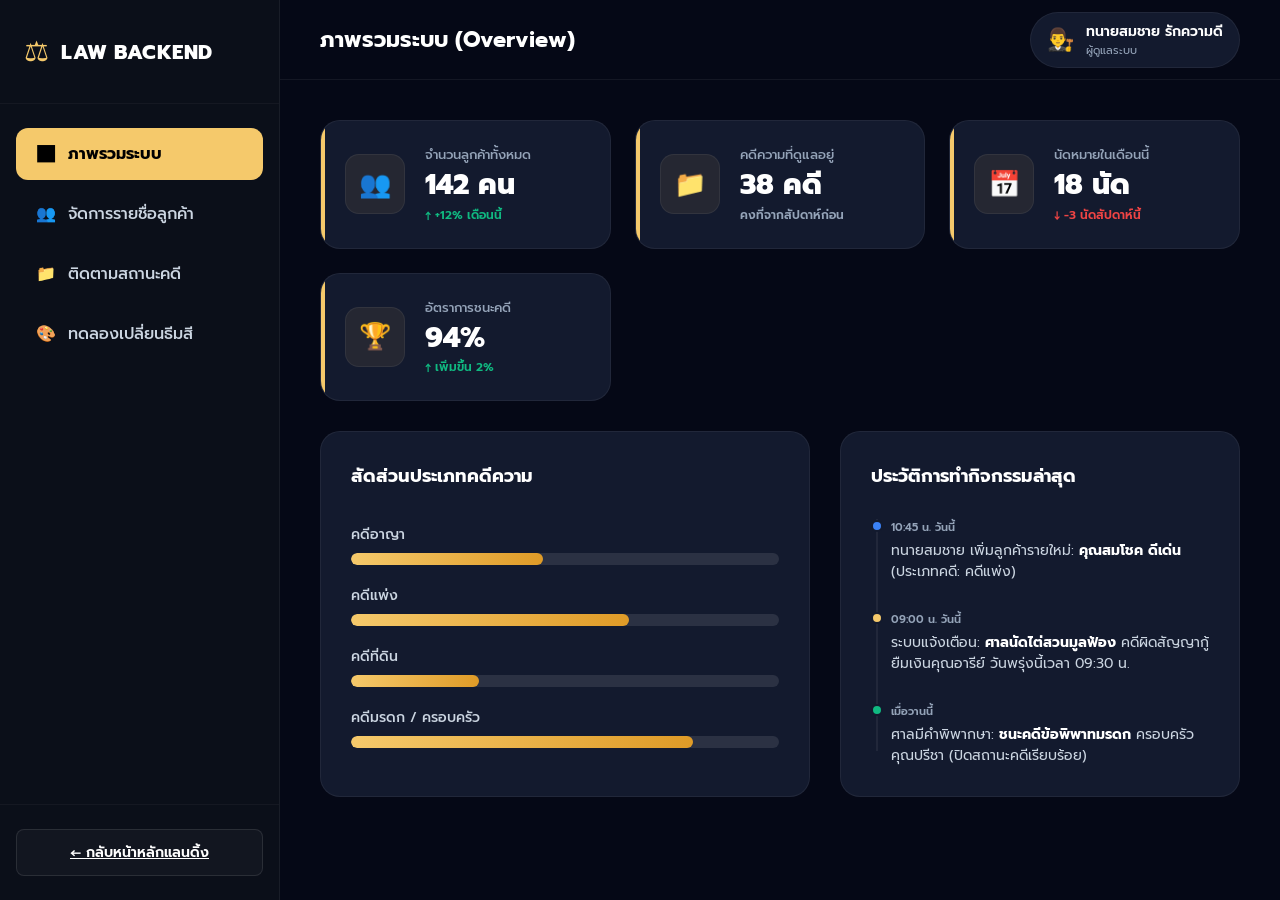
<file: dashboard.html>
<!DOCTYPE html>
<html lang="th">
<head>
  <meta charset="UTF-8" />
  <meta name="viewport" content="width=device-width, initial-scale=1.0" />
  <title>ระบบหลังบ้านทนายความ (Dashboard Demo) | LAW FIRM SOLUTIONS</title>
  
  <!-- Preconnect Fonts -->
  <link rel="preconnect" href="https://fonts.googleapis.com">
  <link rel="preconnect" href="https://fonts.gstatic.com" crossorigin>
  <link href="https://fonts.googleapis.com/css2?family=Prompt:wght@300;400;500;600;700;800&display=swap" rel="stylesheet">
  
  <!-- Custom CSS for Dashboard -->
  <link rel="stylesheet" href="css/dashboard.css" />
</head>
<body class="theme-dark-gold">

  <div class="dashboard-wrapper">
    
    <!-- SIDEBAR -->
    <aside class="sidebar" id="sidebar">
      <div class="sidebar-header">
        <span class="sidebar-logo-icon">⚖</span>
        <span class="sidebar-logo-text">LAW BACKEND</span>
      </div>
      
      <nav class="sidebar-menu">
        <button class="menu-item active" data-tab="overview">
          <span class="menu-icon">📊</span> ภาพรวมระบบ
        </button>
        <button class="menu-item" data-tab="clients">
          <span class="menu-icon">👥</span> จัดการรายชื่อลูกค้า
        </button>
        <button class="menu-item" data-tab="cases">
          <span class="menu-icon">📁</span> ติดตามสถานะคดี
        </button>
        <button class="menu-item" data-tab="settings">
          <span class="menu-icon">🎨</span> ทดลองเปลี่ยนธีมสี
        </button>
      </nav>
      
      <div class="sidebar-footer">
        <a href="index.html" class="btn-back-home">← กลับหน้าหลักแลนดิ้ง</a>
      </div>
    </aside>

    <!-- MAIN BODY -->
    <main class="main-content">
      
      <!-- TOP NAVIGATION BAR -->
      <header class="top-nav">
        <div class="top-nav-left">
          <button class="sidebar-toggle" id="sidebar-toggle" aria-label="เปิดเมนูนำทาง">
            <span></span>
            <span></span>
            <span></span>
          </button>
          <h1 class="page-title" id="page-title">ภาพรวมระบบ (Overview)</h1>
        </div>
        
        <div class="top-nav-right">
          <div class="profile-badge">
            <span class="avatar">👨‍⚖️</span>
            <div class="profile-info">
              <span class="profile-name">ทนายสมชาย รักความดี</span>
              <span class="profile-role">ผู้ดูแลระบบ</span>
            </div>
          </div>
        </div>
      </header>

      <!-- CONTENT PANELS -->
      <div class="content-body">

        <!-- PANEL 1: OVERVIEW -->
        <section class="tab-panel active" id="panel-overview">
          
          <!-- Stat Cards -->
          <div class="stats-grid">
            <div class="stat-card">
              <div class="stat-icon">👥</div>
              <div class="stat-data">
                <h3>จำนวนลูกค้าทั้งหมด</h3>
                <p class="stat-value" id="count-clients">142 คน</p>
                <span class="stat-trend up">↑ +12% เดือนนี้</span>
              </div>
            </div>
            
            <div class="stat-card">
              <div class="stat-icon">📁</div>
              <div class="stat-data">
                <h3>คดีความที่ดูแลอยู่</h3>
                <p class="stat-value" id="count-cases">38 คดี</p>
                <span class="stat-trend neutral">คงที่จากสัปดาห์ก่อน</span>
              </div>
            </div>

            <div class="stat-card">
              <div class="stat-icon">📅</div>
              <div class="stat-data">
                <h3>นัดหมายในเดือนนี้</h3>
                <p class="stat-value">18 นัด</p>
                <span class="stat-trend down">↓ -3 นัดสัปดาห์นี้</span>
              </div>
            </div>

            <div class="stat-card">
              <div class="stat-icon">🏆</div>
              <div class="stat-data">
                <h3>อัตราการชนะคดี</h3>
                <p class="stat-value">94%</p>
                <span class="stat-trend up">↑ เพิ่มขึ้น 2%</span>
              </div>
            </div>
          </div>

          <!-- Overview Layout Charts and Tasks -->
          <div class="overview-grid">
            
            <!-- Case Distribution Chart -->
            <div class="dashboard-card">
              <h2 class="card-title">สัดส่วนประเภทคดีความ</h2>
              <div class="chart-container">
                <!-- Bar Chart Custom Styled via CSS -->
                <div class="bar-chart">
                  <div class="chart-bar-group">
                    <div class="bar-label">คดีอาญา</div>
                    <div class="bar-wrapper">
                      <div class="bar-fill" style="width: 45%;" data-value="45%"></div>
                    </div>
                  </div>
                  <div class="chart-bar-group">
                    <div class="bar-label">คดีแพ่ง</div>
                    <div class="bar-wrapper">
                      <div class="bar-fill" style="width: 65%;" data-value="65%"></div>
                    </div>
                  </div>
                  <div class="chart-bar-group">
                    <div class="bar-label">คดีที่ดิน</div>
                    <div class="bar-wrapper">
                      <div class="bar-fill" style="width: 30%;" data-value="30%"></div>
                    </div>
                  </div>
                  <div class="chart-bar-group">
                    <div class="bar-label">คดีมรดก / ครอบครัว</div>
                    <div class="bar-wrapper">
                      <div class="bar-fill" style="width: 80%;" data-value="80%"></div>
                    </div>
                  </div>
                </div>
              </div>
            </div>

            <!-- Recent Activity Timeline -->
            <div class="dashboard-card">
              <h2 class="card-title">ประวัติการทำกิจกรรมล่าสุด</h2>
              <ul class="activity-list">
                <li>
                  <span class="activity-dot blue"></span>
                  <div class="activity-details">
                    <span class="activity-time">10:45 น. วันนี้</span>
                    <p>ทนายสมชาย เพิ่มลูกค้ารายใหม่: <strong>คุณสมโชค ดีเด่น</strong> (ประเภทคดี: คดีแพ่ง)</p>
                  </div>
                </li>
                <li>
                  <span class="activity-dot gold"></span>
                  <div class="activity-details">
                    <span class="activity-time">09:00 น. วันนี้</span>
                    <p>ระบบแจ้งเตือน: <strong>ศาลนัดไต่สวนมูลฟ้อง</strong> คดีผิดสัญญากู้ยืมเงินคุณอารีย์ วันพรุ่งนี้เวลา 09:30 น.</p>
                  </div>
                </li>
                <li>
                  <span class="activity-dot green"></span>
                  <div class="activity-details">
                    <span class="activity-time">เมื่อวานนี้</span>
                    <p>ศาลมีคำพิพากษา: <strong>ชนะคดีข้อพิพาทมรดก</strong> ครอบครัวคุณปรีชา (ปิดสถานะคดีเรียบร้อย)</p>
                  </div>
                </li>
              </ul>
            </div>

          </div>
        </section>

        <!-- PANEL 2: CLIENTS -->
        <section class="tab-panel" id="panel-clients">
          <div class="dashboard-card">
            <div class="card-header-actions">
              <h2 class="card-title">รายชื่อผู้ติดต่อและลูกค้า</h2>
              <!-- Natively opens client add modal using commandfor -->
              <button commandfor="add-client-dialog" command="show-modal" class="btn btn-add-client">+ เพิ่มรายชื่อลูกค้า</button>
            </div>
            
            <div class="table-container">
              <table class="data-table" id="clients-table">
                <thead>
                  <tr>
                    <th>รหัสลูกค้า</th>
                    <th>ชื่อ - นามสกุล</th>
                    <th>ประเภทคดี</th>
                    <th>เบอร์โทรศัพท์</th>
                    <th>สถานะ</th>
                    <th>คดีความ</th>
                  </tr>
                </thead>
                <tbody>
                  <tr>
                    <td>C-0101</td>
                    <td>คุณสมเจตน์ รักสงบ</td>
                    <td>คดีอาญา</td>
                    <td>081-999-8888</td>
                    <td><span class="status-badge status-active">คดีดำเนินอยู่</span></td>
                    <td><button class="btn-table-action view-case-btn" data-case-id="101">ส่องสถานะคดี</button></td>
                  </tr>
                  <tr>
                    <td>C-0102</td>
                    <td>คุณวิภาดา กิ่งทอง</td>
                    <td>คดีแพ่ง</td>
                    <td>082-555-4444</td>
                    <td><span class="status-badge status-active">คดีดำเนินอยู่</span></td>
                    <td><button class="btn-table-action view-case-btn" data-case-id="102">ส่องสถานะคดี</button></td>
                  </tr>
                  <tr>
                    <td>C-0103</td>
                    <td>คุณสุนทร ประชาราษฎร์</td>
                    <td>คดีที่ดิน</td>
                    <td>083-444-1111</td>
                    <td><span class="status-badge status-closed">ปิดคดีแล้ว</span></td>
                    <td><button class="btn-table-action view-case-btn" data-case-id="103">ส่องสถานะคดี</button></td>
                  </tr>
                  <tr>
                    <td>C-0104</td>
                    <td>คุณนารี สมบูรณ์ทรัพย์</td>
                    <td>คดีมรดก / ครอบครัว</td>
                    <td>089-111-2222</td>
                    <td><span class="status-badge status-active">คดีดำเนินอยู่</span></td>
                    <td><button class="btn-table-action view-case-btn" data-case-id="104">ส่องสถานะคดี</button></td>
                  </tr>
                </tbody>
              </table>
            </div>
          </div>
        </section>

        <!-- PANEL 3: CASE TRACKER -->
        <section class="tab-panel" id="panel-cases">
          <div class="tracker-layout">
            
            <!-- Left Side: Select Case -->
            <div class="dashboard-card tracker-cases-list">
              <h2 class="card-title">เลือกคดีความเพื่อตรวจสอบ</h2>
              <div class="case-list-selector">
                <button class="case-select-item active" data-case="101" data-client="คุณสมเจตน์ รักสงบ" data-type="คดีอาญา (หมิ่นประมาท)">
                  <span class="case-number">คดีเลขที่ C-0101</span>
                  <h4>คุณสมเจตน์ รักสงบ</h4>
                  <small>สถานะปัจจุบัน: กำลังสืบพยาน</small>
                </button>
                <button class="case-select-item" data-case="102" data-client="คุณวิภาดา กิ่งทอง" data-type="คดีแพ่ง (กู้เงิน)">
                  <span class="case-number">คดีเลขที่ C-0102</span>
                  <h4>คุณวิภาดา กิ่งทอง</h4>
                  <small>สถานะปัจจุบัน: ไกล่เกลี่ยพยาน</small>
                </button>
                <button class="case-select-item" data-case="103" data-client="คุณสุนทร ประชาราษฎร์" data-type="คดีที่ดิน (บุกรุก)">
                  <span class="case-number">คดีเลขที่ C-0103</span>
                  <h4>คุณสุนทร ประชาราษฎร์</h4>
                  <small>สถานะปัจจุบัน: ศาลมีคำพิพากษา</small>
                </button>
                <button class="case-select-item" data-case="104" data-client="คุณนารี สมบูรณ์ทรัพย์" data-type="คดีมรดก (มรดกพินัยกรรม)">
                  <span class="case-number">คดีเลขที่ C-0104</span>
                  <h4>คุณนารี สมบูรณ์ทรัพย์</h4>
                  <small>สถานะปัจจุบัน: ยื่นคำร้องขอฟ้องร้อง</small>
                </button>
              </div>
            </div>

            <!-- Right Side: Display timeline -->
            <div class="dashboard-card tracker-case-details">
              <h2 class="card-title">ไทม์ไลน์สถานะทางกฎหมาย</h2>
              
              <div class="case-meta-box">
                <div class="meta-item">
                  <strong>ชื่อคดี:</strong>
                  <span id="case-detail-client">คุณสมเจตน์ รักสงบ</span>
                </div>
                <div class="meta-item">
                  <strong>ประเภทคดี:</strong>
                  <span id="case-detail-type">คดีอาญา (หมิ่นประมาท)</span>
                </div>
              </div>

              <!-- Interactive Case Timeline Steps -->
              <div class="timeline-steps" id="timeline-steps">
                
                <div class="step-item completed" data-step="1">
                  <div class="step-icon">✔</div>
                  <div class="step-details">
                    <h4>ขั้นตอนที่ 1: ยื่นคำฟ้อง / คำร้องขอฟ้องร้อง</h4>
                    <p>ร่างเอกสารทางกฎหมายและส่งฟ้องต่อศาลเรียบร้อยแล้ว</p>
                  </div>
                </div>

                <div class="step-item completed" data-step="2">
                  <div class="step-icon">✔</div>
                  <div class="step-details">
                    <h4>ขั้นตอนที่ 2: ไกล่เกลี่ยคดีความ / ไต่สวนมูลฟ้อง</h4>
                    <p>เจรจาเบื้องต้นและยื่นหลักฐานประกอบการฟ้องร้อง</p>
                  </div>
                </div>

                <div class="step-item active" data-step="3">
                  <div class="step-icon">3</div>
                  <div class="step-details">
                    <h4>ขั้นตอนที่ 3: สืบพยานฝ่ายโจทก์และจำเลย</h4>
                    <p>กระบวนการยื่นข้อมูลและตรวจพยานหลักฐานในชั้นศาล</p>
                  </div>
                </div>

                <div class="step-item" data-step="4">
                  <div class="step-icon">4</div>
                  <div class="step-details">
                    <h4>ขั้นตอนที่ 4: ศาลอ่านคำพิพากษาคดี</h4>
                    <p>การตัดสินของศาลและการปิดสำนวนคดีความอย่างเป็นทางการ</p>
                  </div>
                </div>

              </div>

              <!-- Dynamic Simulation Action to wow the client -->
              <div class="simulator-actions">
                <span>ลองจำลอง: อัปเดตสถานะความคืบหน้าของคดีนี้ด้านล่าง</span>
                <div class="simulator-buttons">
                  <button class="btn btn-sim-step" data-target-step="1">ปรับเป็น ขั้นตอน 1</button>
                  <button class="btn btn-sim-step" data-target-step="2">ปรับเป็น ขั้นตอน 2</button>
                  <button class="btn btn-sim-step" data-target-step="3">ปรับเป็น ขั้นตอน 3</button>
                  <button class="btn btn-sim-step" data-target-step="4">ปรับเป็น ขั้นตอน 4</button>
                </div>
              </div>

            </div>

          </div>
        </section>

        <!-- PANEL 4: SETTINGS (Theme switcher showcase) -->
        <section class="tab-panel" id="panel-settings">
          <div class="dashboard-card settings-theme-switcher">
            <h2 class="card-title">เลือกเปลี่ยนสีธีมระบบ Dashboard หลังบ้าน</h2>
            <p>เพื่อนำเสนอความยืดหยุ่นให้ลูกค้าของคุณ คุณสามารถลองสลับสีการแสดงผลแดชบอร์ดด้านล่างนี้ได้แบบเรียลไทม์:</p>
            
            <div class="theme-buttons-container">
              <button class="btn-theme-selector active" data-theme="theme-dark-gold">
                <div class="theme-color-preview" style="background-color: #050816; border: 2px solid #f5c96b;"></div>
                <h4>Elegant Dark Gold</h4>
                <p>ธีมสีเข้มและทองพรีเมียม (ธีมเริ่มต้น)</p>
              </button>

              <button class="btn-theme-selector" data-theme="theme-light-blue">
                <div class="theme-color-preview" style="background-color: #f8fafc; border: 2px solid #3b82f6;"></div>
                <h4>Clean Light Professional</h4>
                <p>ธีมสีสว่าง น้ำเงินและฟ้าดูสะอาดตา</p>
              </button>

              <button class="btn-theme-selector" data-theme="theme-warm-cream">
                <div class="theme-color-preview" style="background-color: #fafaf9; border: 2px solid #d97706;"></div>
                <h4>Classic Warm Cream</h4>
                <p>ธีมสีครีมงาช้างและสีน้ำตาลมะฮอกกานี</p>
              </button>
            </div>
            
            <div class="theme-explainer-box">
              <h3>💡 ระบบสแต็กเทมเพลตพร้อมใช้งาน</h3>
              <p>ระบบนี้รองรับสลับสไตล์แบบครอบคลุมทั้งตัวแปรของ CSS และความเร็วในการแสดงผล ทำให้สำนักงานกฎหมายสามารถปรับโหมดให้เหมาะกับคอมพิวเตอร์และตัวทนายความได้อย่างยอดเยี่ยม!</p>
            </div>
          </div>
        </section>

      </div>
    </main>
  </div>

  <!-- ADD CLIENT MODAL DIALOG -->
  <dialog id="add-client-dialog" closedby="any" aria-labelledby="add-client-title">
    <div class="dialog-content">
      <div class="dialog-header">
        <h2 id="add-client-title">👥 เพิ่มข้อมูลลูกค้าใหม่</h2>
        <button commandfor="add-client-dialog" command="close" class="close-btn" aria-label="ปิดหน้าต่าง">&times;</button>
      </div>
      
      <form class="quote-form" id="add-client-form" method="dialog">
        <div class="form-group">
          <label for="new-client-name">ชื่อ - นามสกุล *</label>
          <input type="text" id="new-client-name" name="name" required placeholder="เช่น คุณสมศักดิ์ มั่งคั่ง" />
        </div>
        
        <div class="form-group">
          <label for="new-client-phone">เบอร์โทรศัพท์ *</label>
          <input type="tel" id="new-client-phone" name="phone" required placeholder="เช่น 089-777-6666" />
        </div>

        <div class="form-group">
          <label for="new-client-type">ประเภทคดีความ *</label>
          <select id="new-client-type" name="type" required>
            <option value="" disabled selected>เลือกประเภทคดีความ</option>
            <option value="คดีอาญา">คดีอาญา</option>
            <option value="คดีแพ่ง">คดีแพ่ง</option>
            <option value="คดีที่ดิน">คดีที่ดิน</option>
            <option value="คดีมรดก / ครอบครัว">คดีมรดก / ครอบครัว</option>
          </select>
        </div>

        <div class="form-actions">
          <button type="submit" class="btn btn-submit">บันทึกข้อมูลลูกค้า</button>
        </div>
      </form>
    </div>
  </dialog>

  <!-- Success Toast Alert -->
  <div class="toast" id="toast-success" role="alert" aria-live="polite">
    <span class="toast-icon">✓</span>
    <span class="toast-message" id="toast-message">บันทึกข้อมูลและอัปเดตสถิติเรียบร้อย!</span>
  </div>

  <!-- Custom JS for Dashboard -->
  <script src="js/dashboard.js" type="module"></script>
</body>
</html>
</file>
<file: css/dashboard.css>
/* ==========================================================================
   THEME STYLES (VARIABLES SWITCHING)
   ========================================================================== */

/* Theme 1: Elegant Dark Gold (Default) */
body.theme-dark-gold {
  --db-bg: #050816;
  --db-sidebar: #0b0f19;
  --db-card: #131a2e;
  --db-card-hover: #1b253f;
  --db-text-main: #ffffff;
  --db-text-muted: #94a3b8;
  --db-text-light: #cbd5e1;
  --db-border: rgba(255, 255, 255, 0.06);
  --db-border-focus: rgba(245, 201, 107, 0.4);
  
  --db-primary: #f5c96b;
  --db-primary-glow: rgba(245, 201, 107, 0.2);
  --db-primary-glass: rgba(245, 201, 107, 0.08);
  
  --db-table-header: #080b15;
  --db-table-row-hover: rgba(255, 255, 255, 0.02);
  --db-scrollbar: rgba(255, 255, 255, 0.1);
}

/* Theme 2: Clean Light Professional */
body.theme-light-blue {
  --db-bg: #f8fafc;
  --db-sidebar: #0f172a; /* Keep dark sidebar for professional contrast */
  --db-card: #ffffff;
  --db-card-hover: #f1f5f9;
  --db-text-main: #0f172a;
  --db-text-muted: #64748b;
  --db-text-light: #475569;
  --db-border: #e2e8f0;
  --db-border-focus: rgba(59, 130, 246, 0.4);
  
  --db-primary: #3b82f6; /* Blue highlight */
  --db-primary-glow: rgba(59, 130, 246, 0.2);
  --db-primary-glass: rgba(59, 130, 246, 0.08);
  
  --db-table-header: #f1f5f9;
  --db-table-row-hover: #f8fafc;
  --db-scrollbar: rgba(0, 0, 0, 0.1);
}

/* Theme 3: Classic Warm Cream */
body.theme-warm-cream {
  --db-bg: #f5f5f4;
  --db-sidebar: #2e1f16; /* Mahogany dark brown sidebar */
  --db-card: #ffffff;
  --db-card-hover: #fafaf9;
  --db-text-main: #1c1917;
  --db-text-muted: #78716c;
  --db-text-light: #44403c;
  --db-border: #e7e5e4;
  --db-border-focus: rgba(217, 119, 6, 0.4);
  
  --db-primary: #d97706; /* Warm Amber */
  --db-primary-glow: rgba(217, 119, 6, 0.2);
  --db-primary-glass: rgba(217, 119, 6, 0.08);
  
  --db-table-header: #f5f5f4;
  --db-table-row-hover: #fafaf9;
  --db-scrollbar: rgba(0, 0, 0, 0.1);
}

/* ==========================================================================
   GLOBAL PROPERTIES
   ========================================================================== */
* {
  margin: 0;
  padding: 0;
  box-sizing: border-box;
  font-family: 'Prompt', sans-serif;
  transition: background-color 0.3s ease, border-color 0.3s ease, color 0.3s ease;
}

body {
  background-color: var(--db-bg);
  color: var(--db-text-main);
  overflow-x: hidden;
  height: 100vh;
}

/* Scrollbar Customization */
::-webkit-scrollbar {
  width: 8px;
  height: 8px;
}

::-webkit-scrollbar-track {
  background: transparent;
}

::-webkit-scrollbar-thumb {
  background: var(--db-scrollbar);
  border-radius: 4px;
}

::-webkit-scrollbar-thumb:hover {
  background: var(--db-primary);
}

/* ==========================================================================
   DASHBOARD WRAPPER & SIDEBAR
   ========================================================================== */
.dashboard-wrapper {
  display: flex;
  width: 100vw;
  height: 100vh;
  overflow: hidden;
}

/* Sidebar */
.sidebar {
  width: 280px;
  background-color: var(--db-sidebar);
  height: 100%;
  display: flex;
  flex-direction: column;
  justify-content: space-between;
  border-right: 1px solid var(--db-border);
  flex-shrink: 0;
  z-index: 100;
  transition: transform 0.4s cubic-bezier(0.16, 1, 0.3, 1);
}

.sidebar-header {
  padding: 30px 24px;
  display: flex;
  align-items: center;
  gap: 12px;
  border-bottom: 1px solid rgba(255, 255, 255, 0.04);
}

.sidebar-logo-icon {
  font-size: 28px;
  color: var(--db-primary);
}

.sidebar-logo-text {
  font-size: 20px;
  font-weight: 800;
  letter-spacing: 0.5px;
  color: #ffffff; /* Logo stays white for sidebar contrast */
}

.sidebar-menu {
  display: flex;
  flex-direction: column;
  gap: 8px;
  padding: 24px 16px;
  flex-grow: 1;
}

.menu-item {
  background: transparent;
  border: none;
  color: #cbd5e1; /* Text stays readable against dark sidebar */
  text-align: left;
  padding: 14px 20px;
  border-radius: 12px;
  font-size: 16px;
  font-weight: 500;
  cursor: pointer;
  display: flex;
  align-items: center;
  gap: 12px;
  transition: all 0.3s ease;
  width: 100%;
}

.menu-item:hover {
  background-color: rgba(255, 255, 255, 0.04);
  color: #ffffff;
}

.menu-item.active {
  background-color: var(--db-primary);
  color: #000000;
  font-weight: 700;
}

.menu-item.active .menu-icon {
  filter: brightness(0); /* Make icons dark in active item */
}

.sidebar-footer {
  padding: 24px 16px;
  border-top: 1px solid rgba(255, 255, 255, 0.04);
}

.btn-back-home {
  display: flex;
  align-items: center;
  justify-content: center;
  padding: 12px;
  background-color: rgba(255, 255, 255, 0.03);
  border: 1px solid rgba(255, 255, 255, 0.1);
  color: #ffffff;
  border-radius: 8px;
  font-size: 14px;
  font-weight: 600;
  transition: all 0.3s ease;
}

.btn-back-home:hover {
  background-color: rgba(255, 255, 255, 0.06);
  border-color: var(--db-primary);
  color: var(--db-primary);
}

/* ==========================================================================
   MAIN CONTENT AREA & TOP NAV
   ========================================================================== */
.main-content {
  flex-grow: 1;
  display: flex;
  flex-direction: column;
  overflow: hidden;
  height: 100%;
}

/* Top Nav */
.top-nav {
  height: 80px;
  border-bottom: 1px solid var(--db-border);
  display: flex;
  justify-content: space-between;
  align-items: center;
  padding: 0 40px;
  flex-shrink: 0;
}

.top-nav-left {
  display: flex;
  align-items: center;
  gap: 20px;
}

.sidebar-toggle {
  display: none;
  flex-direction: column;
  justify-content: space-between;
  width: 24px;
  height: 16px;
  background: transparent;
  border: none;
  cursor: pointer;
  padding: 0;
}

.sidebar-toggle span {
  width: 100%;
  height: 2px;
  background-color: var(--db-text-main);
  border-radius: 2px;
}

.page-title {
  font-size: 22px;
  font-weight: 700;
}

/* Profile Badge */
.profile-badge {
  display: flex;
  align-items: center;
  gap: 12px;
  background-color: var(--db-card);
  padding: 8px 16px;
  border-radius: 40px;
  border: 1px solid var(--db-border);
}

.avatar {
  font-size: 22px;
}

.profile-info {
  display: flex;
  flex-direction: column;
}

.profile-name {
  font-size: 14px;
  font-weight: 600;
}

.profile-role {
  font-size: 11px;
  color: var(--db-text-muted);
}

/* Content Body */
.content-body {
  padding: 40px;
  overflow-y: auto;
  flex-grow: 1;
}

/* Tab Panels */
.tab-panel {
  display: none;
}

.tab-panel.active {
  display: block;
  animation: fadeIn 0.4s ease;
}

@keyframes fadeIn {
  from { opacity: 0; transform: translateY(5px); }
  to { opacity: 1; transform: translateY(0); }
}

/* ==========================================================================
   CARDS & GRID LAYOUTS
   ========================================================================== */
.dashboard-card {
  background-color: var(--db-card);
  border: 1px solid var(--db-border);
  border-radius: 20px;
  padding: 30px;
  margin-bottom: 30px;
}

.card-title {
  font-size: 18px;
  font-weight: 700;
  margin-bottom: 24px;
  position: relative;
  display: flex;
  align-items: center;
}

/* ==========================================================================
   TAB 1: OVERVIEW PANEL STYLES
   ========================================================================== */
/* Stats Grid */
.stats-grid {
  display: grid;
  grid-template-columns: repeat(auto-fit, minmax(230px, 1fr));
  gap: 24px;
  margin-bottom: 30px;
}

.stat-card {
  background-color: var(--db-card);
  border: 1px solid var(--db-border);
  border-radius: 20px;
  padding: 24px;
  display: flex;
  align-items: center;
  gap: 20px;
  position: relative;
  overflow: hidden;
}

.stat-card::before {
  content: '';
  position: absolute;
  top: 0;
  left: 0;
  height: 100%;
  width: 4px;
  background-color: var(--db-primary);
}

.stat-icon {
  width: 60px;
  height: 60px;
  border-radius: 14px;
  background-color: var(--db-primary-glass);
  border: 1px solid var(--db-border);
  display: flex;
  align-items: center;
  justify-content: center;
  font-size: 26px;
  color: var(--db-primary);
}

.stat-data h3 {
  font-size: 13px;
  font-weight: 500;
  color: var(--db-text-muted);
  margin-bottom: 4px;
}

.stat-value {
  font-size: 28px;
  font-weight: 800;
  line-height: 1.2;
}

.stat-trend {
  font-size: 12px;
  font-weight: 600;
  display: block;
  margin-top: 4px;
}

.stat-trend.up { color: #10b981; }
.stat-trend.neutral { color: var(--db-text-muted); }
.stat-trend.down { color: #ef4444; }

/* Double Column Overview Layout */
.overview-grid {
  display: grid;
  grid-template-columns: 1.1fr 0.9fr;
  gap: 30px;
}

/* Custom styled bar chart using CSS */
.bar-chart {
  display: flex;
  flex-direction: column;
  gap: 20px;
  padding: 10px 0;
}

.chart-bar-group {
  display: flex;
  flex-direction: column;
  gap: 8px;
}

.bar-label {
  font-size: 14px;
  font-weight: 500;
  color: var(--db-text-light);
}

.bar-wrapper {
  background-color: var(--db-scrollbar);
  height: 12px;
  border-radius: 6px;
  overflow: hidden;
  position: relative;
}

.bar-fill {
  background: linear-gradient(90deg, var(--db-primary), #df9b27);
  height: 100%;
  border-radius: 6px;
  position: relative;
  transition: width 1s cubic-bezier(0.16, 1, 0.3, 1);
}

.bar-fill::after {
  content: attr(data-value);
  position: absolute;
  right: 10px;
  top: -22px;
  font-size: 11px;
  font-weight: 700;
  color: var(--db-primary);
}

/* Recent Activity List */
.activity-list {
  display: flex;
  flex-direction: column;
  gap: 24px;
  position: relative;
  padding-left: 20px;
}

.activity-list::before {
  content: '';
  position: absolute;
  top: 5px;
  left: 5px;
  width: 2px;
  height: calc(100% - 20px);
  background-color: var(--db-border);
}

.activity-list li {
  position: relative;
}

.activity-dot {
  position: absolute;
  left: -20px;
  top: 6px;
  width: 12px;
  height: 12px;
  border-radius: 50%;
  border: 2px solid var(--db-card);
  z-index: 2;
}

.activity-dot.blue { background-color: #3b82f6; }
.activity-dot.gold { background-color: var(--db-primary); }
.activity-dot.green { background-color: #10b981; }

.activity-details {
  display: flex;
  flex-direction: column;
  gap: 4px;
}

.activity-time {
  font-size: 11px;
  color: var(--db-text-muted);
  font-weight: 600;
}

.activity-details p {
  font-size: 14px;
  color: var(--db-text-light);
  line-height: 1.5;
}

.activity-details strong {
  color: var(--db-text-main);
}

/* ==========================================================================
   TAB 2: CLIENTS PANEL STYLES
   ========================================================================== */
.card-header-actions {
  display: flex;
  justify-content: space-between;
  align-items: center;
  margin-bottom: 30px;
  flex-wrap: wrap;
  gap: 15px;
}

.card-header-actions .card-title {
  margin-bottom: 0;
}

.btn-add-client {
  padding: 10px 20px;
  font-size: 14px;
  border-radius: 10px;
}

/* Data Table Styles */
.table-container {
  overflow-x: auto;
  width: 100%;
}

.data-table {
  width: 100%;
  border-collapse: collapse;
  text-align: left;
}

.data-table th {
  background-color: var(--db-table-header);
  color: var(--db-text-light);
  font-size: 14px;
  font-weight: 600;
  padding: 16px 20px;
  border-bottom: 1px solid var(--db-border);
}

.data-table td {
  padding: 16px 20px;
  border-bottom: 1px solid var(--db-border);
  font-size: 15px;
  color: var(--db-text-light);
}

.data-table tbody tr {
  transition: var(--transition-fast);
}

.data-table tbody tr:hover {
  background-color: var(--db-table-row-hover);
}

.status-badge {
  display: inline-block;
  padding: 4px 10px;
  border-radius: 30px;
  font-size: 12px;
  font-weight: 600;
}

.status-badge.status-active {
  background-color: rgba(16, 185, 129, 0.15);
  color: #10b981;
}

.status-badge.status-closed {
  background-color: var(--db-primary-glass);
  color: var(--db-primary);
}

.btn-table-action {
  background-color: var(--db-primary-glass);
  border: 1px solid var(--db-border);
  color: var(--db-primary);
  padding: 6px 12px;
  border-radius: 6px;
  font-size: 12px;
  font-weight: 600;
  cursor: pointer;
  transition: all 0.3s ease;
}

.btn-table-action:hover {
  background-color: var(--db-primary);
  color: #000;
  border-color: var(--db-primary);
}

/* ==========================================================================
   TAB 3: CASE TRACKER PANEL STYLES
   ========================================================================== */
.tracker-layout {
  display: grid;
  grid-template-columns: 0.9fr 1.1fr;
  gap: 30px;
  align-items: start;
}

.case-list-selector {
  display: flex;
  flex-direction: column;
  gap: 12px;
}

.case-select-item {
  background-color: var(--db-scrollbar);
  border: 1px solid var(--db-border);
  padding: 18px 20px;
  border-radius: var(--radius-md);
  text-align: left;
  cursor: pointer;
  transition: all 0.3s ease;
  width: 100%;
  color: var(--db-text-light);
}

.case-select-item:hover {
  border-color: var(--db-primary);
  background-color: var(--db-card-hover);
}

.case-select-item.active {
  background-color: var(--db-primary-glass);
  border-color: var(--db-primary);
  box-shadow: 0 0 15px var(--db-primary-glow);
}

.case-select-item h4 {
  font-size: 16px;
  font-weight: 700;
  color: var(--db-text-main);
  margin-top: 4px;
}

.case-number {
  font-size: 11px;
  font-weight: 700;
  text-transform: uppercase;
  color: var(--db-primary);
  letter-spacing: 0.5px;
}

.case-select-item small {
  font-size: 12px;
  color: var(--db-text-muted);
  display: block;
  margin-top: 4px;
}

/* Right side Timeline Display */
.case-meta-box {
  display: flex;
  gap: 30px;
  background-color: var(--db-scrollbar);
  border-radius: var(--radius-md);
  padding: 16px 20px;
  margin-bottom: 30px;
  flex-wrap: wrap;
}

.meta-item {
  font-size: 14px;
}

.meta-item strong {
  margin-right: 6px;
}

.meta-item span {
  color: var(--db-primary);
  font-weight: 600;
}

/* Timeline steps */
.timeline-steps {
  display: flex;
  flex-direction: column;
  gap: 20px;
  position: relative;
  padding-left: 55px;
  margin-bottom: 40px;
}

.timeline-steps::before {
  content: '';
  position: absolute;
  top: 10px;
  left: 20px;
  width: 2px;
  height: calc(100% - 20px);
  background-color: var(--db-border);
  z-index: 1;
}

.step-item {
  position: relative;
  opacity: 0.4;
  transition: opacity 0.5s ease;
}

.step-icon {
  position: absolute;
  left: -55px;
  top: 0;
  width: 42px;
  height: 42px;
  border-radius: 50%;
  background-color: var(--db-card);
  border: 2px solid var(--db-border);
  color: var(--db-text-muted);
  font-size: 15px;
  font-weight: 700;
  display: flex;
  align-items: center;
  justify-content: center;
  z-index: 2;
  transition: all 0.5s ease;
}

.step-details h4 {
  font-size: 16px;
  font-weight: 700;
  margin-bottom: 6px;
}

.step-details p {
  font-size: 14px;
  color: var(--db-text-muted);
  line-height: 1.5;
}

/* Timeline states */
.step-item.completed {
  opacity: 0.95;
}

.step-item.completed .step-icon {
  background-color: #10b981;
  border-color: #10b981;
  color: white;
  box-shadow: 0 0 10px rgba(16, 185, 129, 0.2);
}

.step-item.active {
  opacity: 1;
}

.step-item.active .step-icon {
  background-color: var(--db-primary);
  border-color: var(--db-primary);
  color: #000;
  box-shadow: 0 0 15px var(--db-primary-glow);
  animation: pulseGlow 2s infinite alternate;
}

.step-item.active .step-details h4 {
  color: var(--db-primary);
}

.step-item.active .step-details p {
  color: var(--db-text-light);
}

@keyframes pulseGlow {
  0% { transform: scale(1); box-shadow: 0 0 10px var(--db-primary-glow); }
  100% { transform: scale(1.05); box-shadow: 0 0 20px var(--db-primary-glow); }
}

/* Simulator controls */
.simulator-actions {
  border-top: 1px solid var(--db-border);
  padding-top: 30px;
}

.simulator-actions span {
  font-size: 13px;
  font-weight: 600;
  color: var(--db-text-muted);
  display: block;
  margin-bottom: 15px;
}

.simulator-buttons {
  display: flex;
  gap: 12px;
  flex-wrap: wrap;
}

.btn-sim-step {
  padding: 8px 16px;
  font-size: 12px;
  border-radius: 8px;
}

/* ==========================================================================
   TAB 4: SETTINGS & THEME SWITCHER
   ========================================================================== */
.theme-buttons-container {
  display: grid;
  grid-template-columns: repeat(auto-fit, minmax(260px, 1fr));
  gap: 24px;
  margin-top: 30px;
  margin-bottom: 40px;
}

.btn-theme-selector {
  background-color: var(--db-card);
  border: 1px solid var(--db-border);
  border-radius: var(--radius-xl);
  padding: 24px;
  text-align: center;
  cursor: pointer;
  transition: all 0.3s ease;
  display: flex;
  flex-direction: column;
  align-items: center;
  gap: 12px;
  width: 100%;
}

.btn-theme-selector:hover {
  transform: translateY(-4px);
  border-color: var(--db-primary);
}

.btn-theme-selector.active {
  border-color: var(--db-primary);
  background-color: var(--db-primary-glass);
  box-shadow: 0 10px 25px var(--db-primary-glow);
}

.theme-color-preview {
  width: 50px;
  height: 50px;
  border-radius: 50%;
}

.btn-theme-selector h4 {
  font-size: 16px;
  font-weight: 700;
  color: var(--db-text-main);
}

.btn-theme-selector p {
  font-size: 12px;
  color: var(--db-text-muted);
}

.theme-explainer-box {
  background-color: var(--db-scrollbar);
  border-radius: var(--radius-lg);
  padding: 25px;
  border: 1px dashed var(--db-primary);
}

.theme-explainer-box h3 {
  font-size: 16px;
  font-weight: 700;
  color: var(--db-primary);
  margin-bottom: 8px;
}

.theme-explainer-box p {
  font-size: 14px;
  color: var(--db-text-light);
  line-height: 1.6;
}

/* ==========================================================================
   MODAL DIALOG (Add Client)
   ========================================================================== */
dialog {
  margin: auto;
  border: 1px solid var(--db-border);
  border-radius: var(--radius-lg);
  background-color: var(--db-sidebar);
  color: var(--db-text-main);
  padding: 0;
  max-width: 500px;
  width: 90%;
  box-shadow: 0 25px 60px rgba(0, 0, 0, 0.8), 0 0 0 100vw rgba(0, 0, 0, 0.65);
  
  /* Modern CSS Entry/Exit Transitions */
  opacity: 0;
  transform: scale(0.95) translateY(15px);
  transition: 
    opacity 0.35s cubic-bezier(0.16, 1, 0.3, 1), 
    transform 0.35s cubic-bezier(0.16, 1, 0.3, 1), 
    display 0.35s cubic-bezier(0.16, 1, 0.3, 1) allow-discrete;
}

dialog[open] {
  opacity: 1;
  transform: scale(1) translateY(0);
}

@starting-style {
  dialog[open] {
    opacity: 0;
    transform: scale(0.95) translateY(15px);
  }
}

dialog::backdrop {
  background: rgba(3, 5, 12, 0.7);
  backdrop-filter: blur(8px);
  -webkit-backdrop-filter: blur(8px);
  opacity: 0;
  transition: opacity 0.35s ease, display 0.35s ease allow-discrete;
}

dialog[open]::backdrop {
  opacity: 1;
}

@starting-style {
  dialog[open]::backdrop {
    opacity: 0;
  }
}

.dialog-content {
  padding: 35px;
}

.dialog-header {
  display: flex;
  justify-content: space-between;
  align-items: center;
  margin-bottom: 25px;
  border-bottom: 1px solid var(--db-border);
  padding-bottom: 15px;
}

.dialog-header h2 {
  font-size: 20px;
  font-weight: 700;
  color: var(--db-primary);
}

.close-btn {
  background: transparent;
  color: var(--db-text-muted);
  border: none;
  font-size: 32px;
  line-height: 1;
  cursor: pointer;
  transition: all 0.2s ease;
}

.close-btn:hover {
  color: var(--db-text-main);
  transform: scale(1.1);
}

.quote-form {
  display: flex;
  flex-direction: column;
  gap: 20px;
}

.form-group {
  display: flex;
  flex-direction: column;
  gap: 8px;
}

.form-group label {
  font-size: 14px;
  font-weight: 500;
  color: var(--db-text-light);
}

.form-group input,
.form-group select {
  background-color: var(--db-card);
  border: 1px solid var(--db-border);
  border-radius: 8px;
  color: var(--db-text-main);
  padding: 12px 16px;
  font-size: 15px;
  outline: none;
}

.form-group input:focus,
.form-group select:focus {
  border-color: var(--db-border-focus);
}

.form-actions {
  margin-top: 10px;
}

.btn-submit {
  width: 100%;
}

/* ==========================================================================
   TOAST STYLING (Alert notification)
   ========================================================================== */
.toast {
  position: fixed;
  bottom: 30px;
  right: 30px;
  background-color: #10b981;
  color: white;
  padding: 16px 24px;
  border-radius: 12px;
  box-shadow: 0 10px 25px rgba(16, 185, 129, 0.3);
  display: flex;
  align-items: center;
  gap: 12px;
  z-index: 1100;
  opacity: 0;
  transform: translateY(20px);
  visibility: hidden;
  transition: opacity 0.35s ease, transform 0.35s ease, visibility 0.35s ease;
}

.toast.show {
  opacity: 1;
  transform: translateY(0);
  visibility: visible;
}

.toast-icon {
  font-size: 18px;
  font-weight: 800;
  background-color: rgba(255, 255, 255, 0.2);
  width: 26px;
  height: 26px;
  border-radius: 50%;
  display: flex;
  align-items: center;
  justify-content: center;
}

.toast-message {
  font-size: 14px;
  font-weight: 500;
}

/* ==========================================================================
   RESPONSIVE DESIGN (MEDIA QUERIES)
   ========================================================================== */
@media (max-width: 1024px) {
  .top-nav {
    padding: 0 25px;
  }
  
  .content-body {
    padding: 25px;
  }
}

@media (max-width: 980px) {
  .sidebar-toggle {
    display: flex;
  }
  
  .sidebar {
    position: fixed;
    left: -280px;
    top: 0;
    height: 100%;
    z-index: 1005;
  }
  
  .sidebar.open {
    transform: translateX(280px);
    box-shadow: 10px 0 35px rgba(0, 0, 0, 0.6);
  }
  
  .overview-grid {
    grid-template-columns: 1fr;
  }
  
  .tracker-layout {
    grid-template-columns: 1fr;
    gap: 40px;
  }
  
  /* Semi transparent backdrop when sidebar is open */
  .dashboard-wrapper::before {
    content: '';
    position: fixed;
    top: 0;
    left: 0;
    width: 100%;
    height: 100%;
    background-color: rgba(0, 0, 0, 0.5);
    z-index: 99;
    opacity: 0;
    visibility: hidden;
    transition: all 0.3s ease;
  }
  
  .dashboard-wrapper.sidebar-open::before {
    opacity: 1;
    visibility: visible;
  }
}

@media (max-width: 480px) {
  .stats-grid {
    grid-template-columns: 1fr;
  }
  
  .top-nav-right {
    display: none; /* Hide profile badge on very small devices */
  }
  
  .theme-buttons-container {
    grid-template-columns: 1fr;
  }
}
</file>
